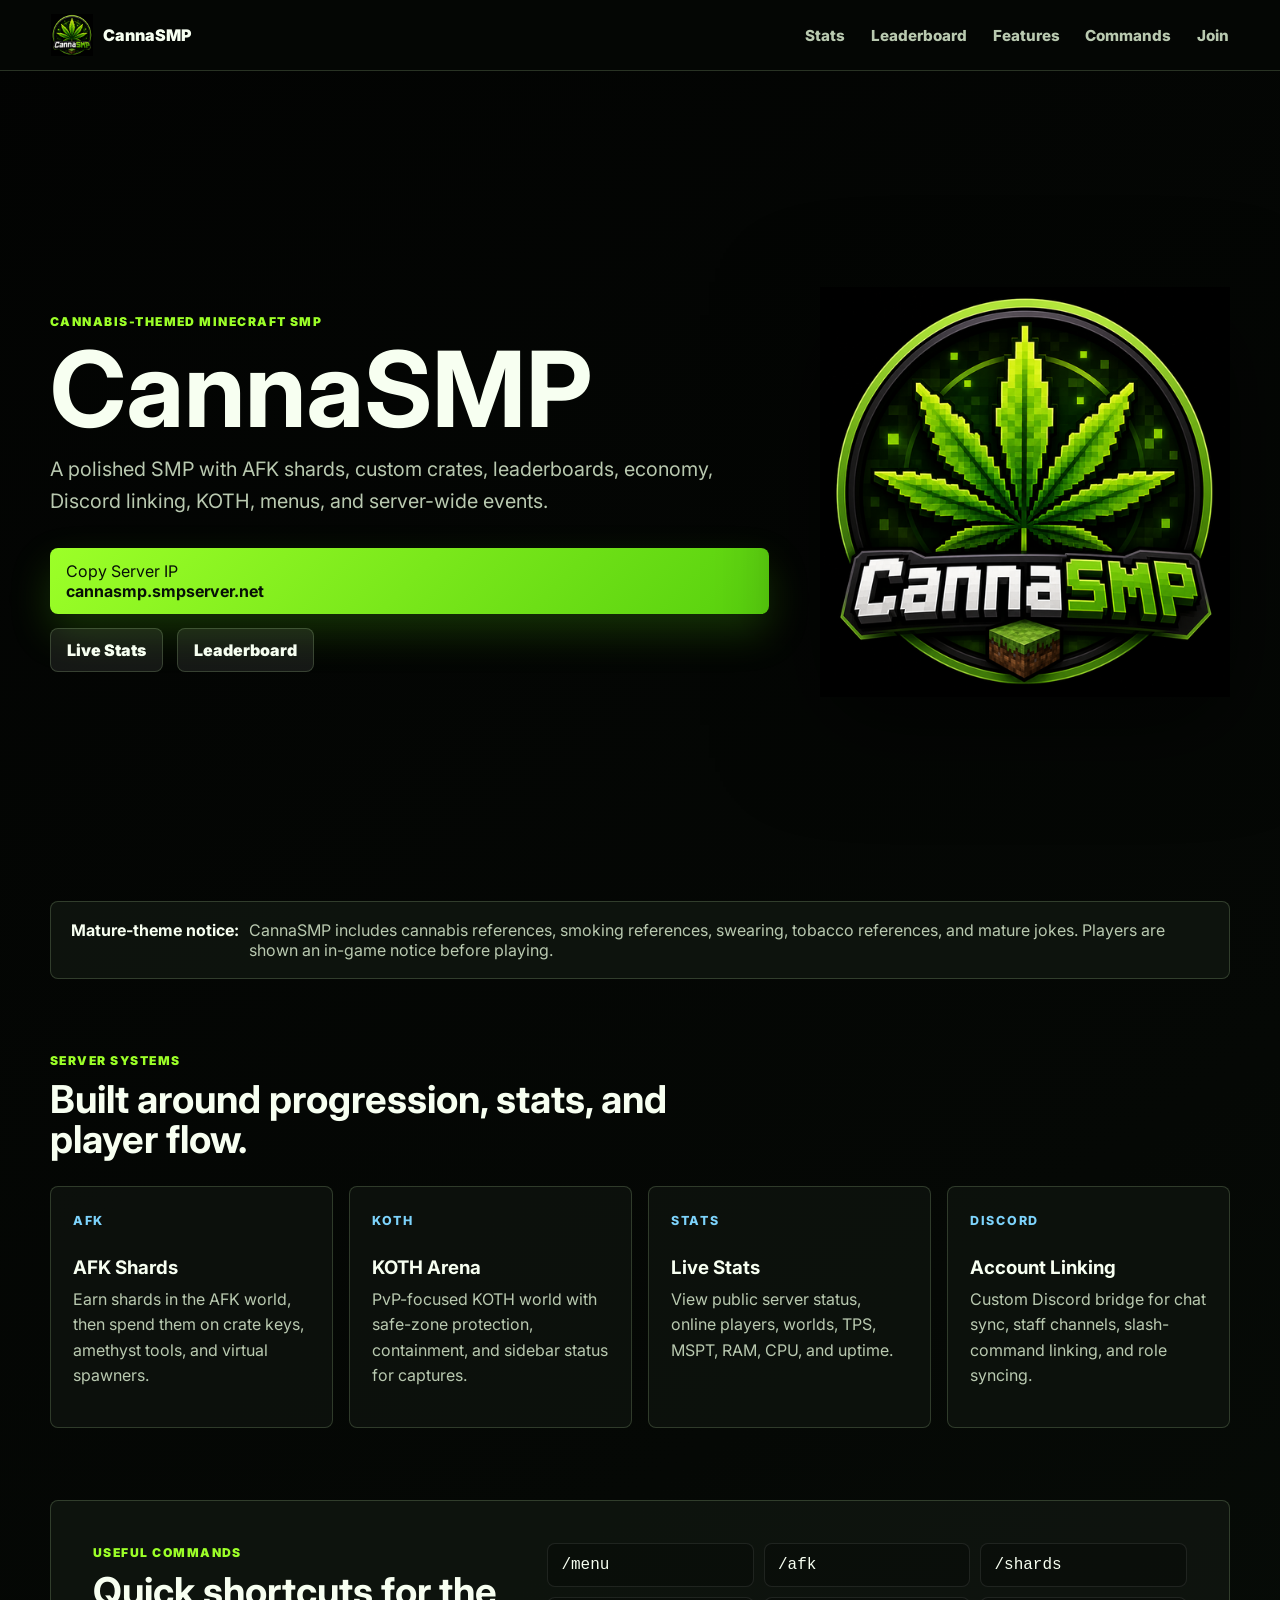
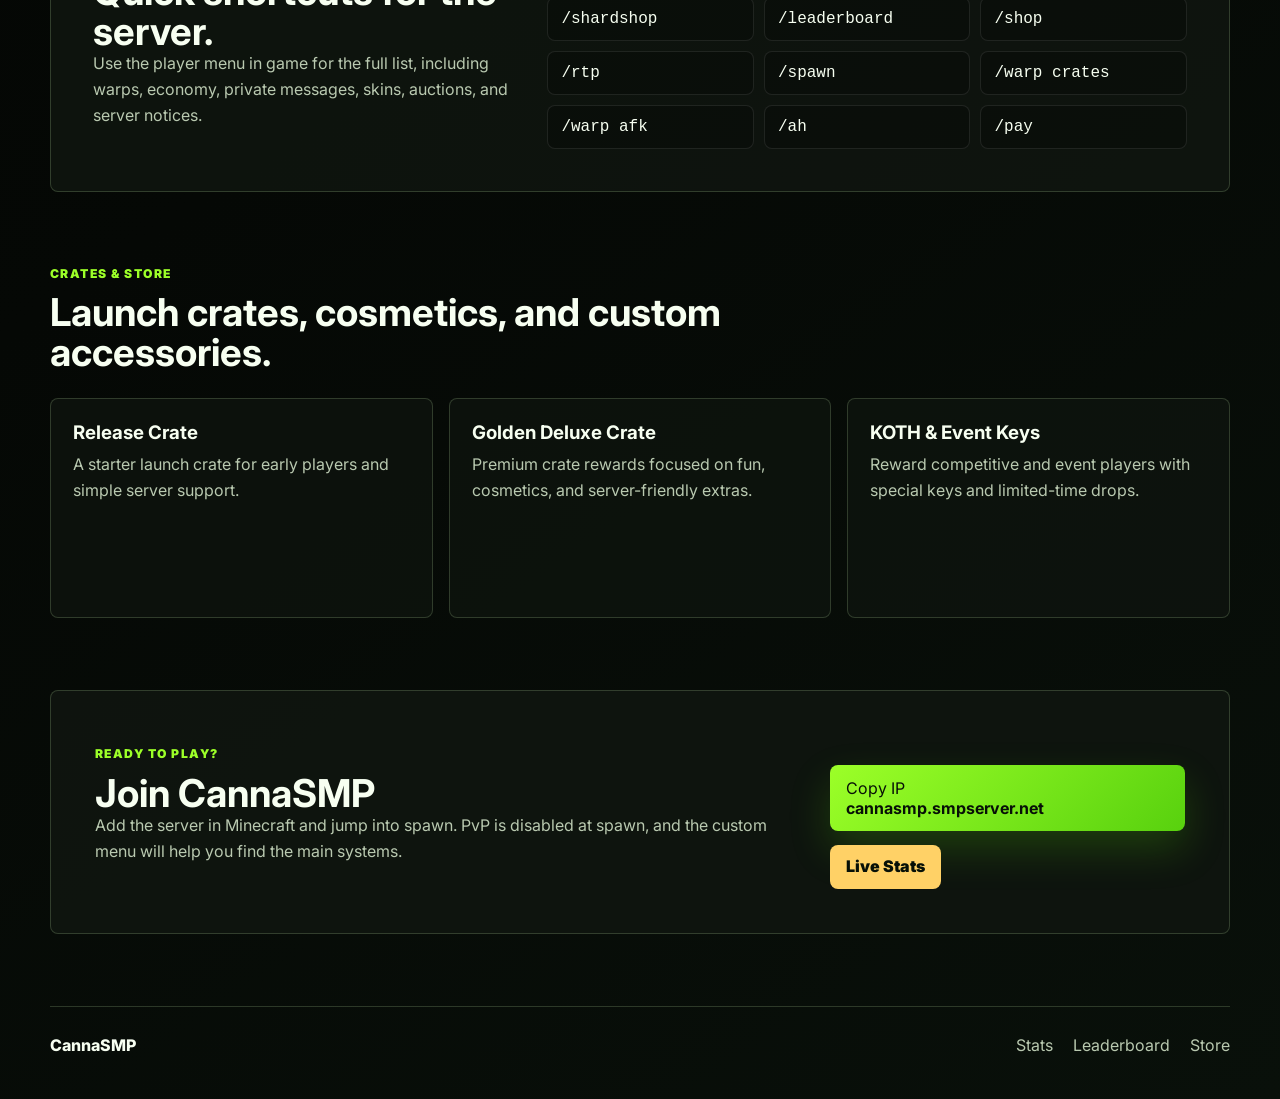
<file: index.html>
<!DOCTYPE html>
<html lang="en">
<head>
  <meta charset="UTF-8">
  <meta name="viewport" content="width=device-width, initial-scale=1.0">
  <meta name="description" content="CannaSMP is a cannabis-themed Minecraft SMP with AFK shards, crates, leaderboards, economy, Discord linking, and custom server systems.">
  <title>CannaSMP | Minecraft SMP Server</title>
  <link rel="preconnect" href="https://fonts.googleapis.com">
  <link rel="preconnect" href="https://fonts.gstatic.com" crossorigin>
  <link href="https://fonts.googleapis.com/css2?family=Inter:wght@400;600;700;800;900&display=swap" rel="stylesheet">
  <link rel="stylesheet" href="styles.css?v=20260628-pages1">
</head>
<body class="home-page">
  <header class="site-header">
    <a class="brand" href="./" aria-label="CannaSMP home">
      <img src="assets/cannasmp-logo.png" alt="CannaSMP logo">
      <span>CannaSMP</span>
    </a>
    <nav class="nav-links" aria-label="Primary navigation">
      <a href="stats/">Stats</a>
      <a href="leaderboard/">Leaderboard</a>
      <a href="#features">Features</a>
      <a href="#commands">Commands</a>
      <a href="#join">Join</a>
    </nav>
  </header>

  <main class="home-main">
    <section class="hero" id="home">
      <div class="hero-copy">
        <p class="eyebrow">Cannabis-themed Minecraft SMP</p>
        <h1>CannaSMP</h1>
        <p class="hero-text">A polished SMP with AFK shards, custom crates, leaderboards, economy, Discord linking, KOTH, menus, and server-wide events.</p>
        <div class="hero-actions">
          <button class="copy-ip home-copy" type="button" data-copy="cannasmp.smpserver.net">
            <span class="copy-label">Copy Server IP</span>
            <strong>cannasmp.smpserver.net</strong>
          </button>
          <a class="button secondary" href="stats/">Live Stats</a>
          <a class="button secondary" href="leaderboard/">Leaderboard</a>
        </div>
      </div>
      <div class="hero-logo" aria-hidden="true">
        <img src="assets/cannasmp-logo.png" alt="">
      </div>
    </section>

    <section class="notice" aria-label="Mature theme notice">
      <strong>Mature-theme notice:</strong>
      <span>CannaSMP includes cannabis references, smoking references, swearing, tobacco references, and mature jokes. Players are shown an in-game notice before playing.</span>
    </section>

    <section class="section" id="features">
      <div class="section-heading">
        <p class="eyebrow">Server Systems</p>
        <h2>Built around progression, stats, and player flow.</h2>
      </div>
      <div class="feature-grid">
        <article class="feature-card">
          <span>AFK</span>
          <h3>AFK Shards</h3>
          <p>Earn shards in the AFK world, then spend them on crate keys, amethyst tools, and virtual spawners.</p>
        </article>
        <article class="feature-card">
          <span>KOTH</span>
          <h3>KOTH Arena</h3>
          <p>PvP-focused KOTH world with safe-zone protection, containment, and sidebar status for captures.</p>
        </article>
        <article class="feature-card">
          <span>Stats</span>
          <h3>Live Stats</h3>
          <p>View public server status, online players, worlds, TPS, MSPT, RAM, CPU, and uptime.</p>
        </article>
        <article class="feature-card">
          <span>Discord</span>
          <h3>Account Linking</h3>
          <p>Custom Discord bridge for chat sync, staff channels, slash-command linking, and role syncing.</p>
        </article>
      </div>
    </section>

    <section class="split-section" id="commands">
      <div>
        <p class="eyebrow">Useful Commands</p>
        <h2>Quick shortcuts for the server.</h2>
        <p>Use the player menu in game for the full list, including warps, economy, private messages, skins, auctions, and server notices.</p>
      </div>
      <div class="command-list" aria-label="Common server commands">
        <code>/menu</code>
        <code>/afk</code>
        <code>/shards</code>
        <code>/shardshop</code>
        <code>/leaderboard</code>
        <code>/shop</code>
        <code>/rtp</code>
        <code>/spawn</code>
        <code>/warp crates</code>
        <code>/warp afk</code>
        <code>/ah</code>
        <code>/pay</code>
      </div>
    </section>

    <section class="section" id="crates">
      <div class="section-heading">
        <p class="eyebrow">Crates & Store</p>
        <h2>Launch crates, cosmetics, and custom accessories.</h2>
      </div>
      <div class="crate-row">
        <article>
          <h3>Release Crate</h3>
          <p>A starter launch crate for early players and simple server support.</p>
        </article>
        <article>
          <h3>Golden Deluxe Crate</h3>
          <p>Premium crate rewards focused on fun, cosmetics, and server-friendly extras.</p>
        </article>
        <article>
          <h3>KOTH & Event Keys</h3>
          <p>Reward competitive and event players with special keys and limited-time drops.</p>
        </article>
      </div>
    </section>

    <section class="join-panel" id="join">
      <div>
        <p class="eyebrow">Ready to play?</p>
        <h2>Join CannaSMP</h2>
        <p>Add the server in Minecraft and jump into spawn. PvP is disabled at spawn, and the custom menu will help you find the main systems.</p>
      </div>
      <div class="join-actions">
        <button class="copy-ip home-copy large" type="button" data-copy="cannasmp.smpserver.net">
          <span class="copy-label">Copy IP</span>
          <strong>cannasmp.smpserver.net</strong>
        </button>
        <a class="button" href="stats/">Live Stats</a>
      </div>
    </section>
  </main>

  <footer class="site-footer">
    <span>CannaSMP</span>
    <a href="stats/">Stats</a>
    <a href="leaderboard/">Leaderboard</a>
    <a href="https://cannasmp.tebex.io">Store</a>
  </footer>

  <script src="app.js?v=20260628-pages1"></script>
</body>
</html>
</file>
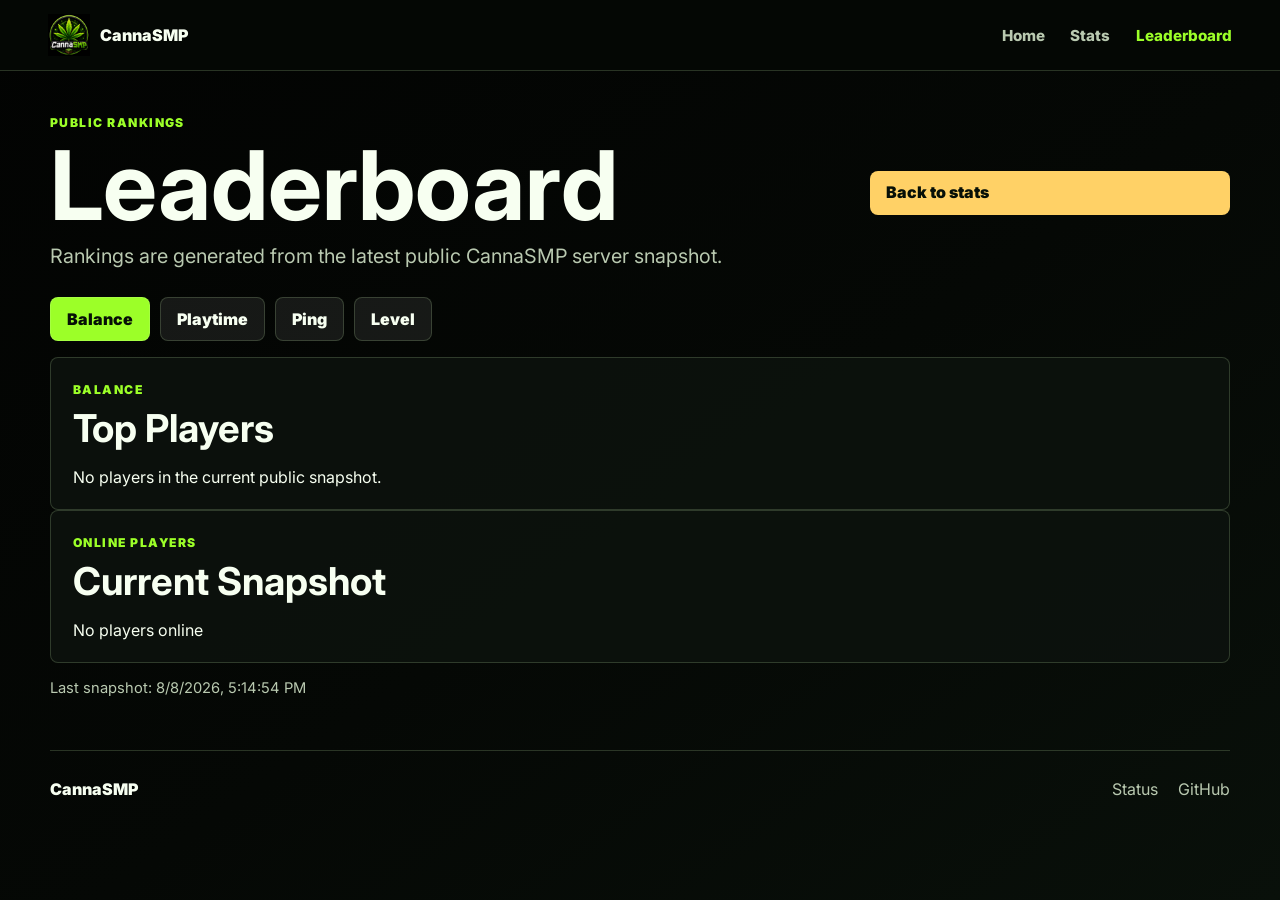
<file: leaderboard/index.html>
<!DOCTYPE html>
<html lang="en">
<head>
  <meta charset="UTF-8">
  <meta name="viewport" content="width=device-width, initial-scale=1.0">
  <meta name="description" content="CannaSMP public leaderboard and live player rankings.">
  <title>CannaSMP | Leaderboard</title>
  <link rel="preconnect" href="https://fonts.googleapis.com">
  <link rel="preconnect" href="https://fonts.gstatic.com" crossorigin>
  <link href="https://fonts.googleapis.com/css2?family=Inter:wght@400;600;700;800;900&display=swap" rel="stylesheet">
  <link rel="stylesheet" href="../styles.css?v=20260628-pages1">
</head>
<body class="portal-page">
  <header class="topbar">
      <a class="brand" href="../" aria-label="CannaSMP home">
      <img src="../assets/cannasmp-logo.png" alt="CannaSMP logo">
      <span>CannaSMP</span>
    </a>
    <nav class="nav-links" aria-label="Primary navigation">
      <a href="../">Home</a>
      <a href="../stats/">Stats</a>
      <a class="is-active" href="./">Leaderboard</a>
    </nav>
  </header>

  <main class="shell">
    <section class="dashboard-hero compact">
      <div>
        <p class="eyebrow">Public Rankings</p>
        <h1>Leaderboard</h1>
        <p class="hero-text">Rankings are generated from the latest public CannaSMP server snapshot.</p>
      </div>
      <a class="button" href="../stats/">Back to stats</a>
    </section>

    <section class="leaderboard-tabs" data-leaderboard-tabs>
      <button type="button" class="is-active" data-board="balance">Balance</button>
      <button type="button" data-board="playtime">Playtime</button>
      <button type="button" data-board="ping">Ping</button>
      <button type="button" data-board="level">Level</button>
    </section>

    <section class="panel">
      <div class="panel-heading">
        <div>
          <p class="eyebrow" data-board-label>Balance</p>
          <h2>Top Players</h2>
        </div>
      </div>
      <div class="leaderboard-list" data-leaderboard-list>
        <span>Waiting for server snapshot.</span>
      </div>
    </section>

    <section class="panel">
      <div class="panel-heading">
        <div>
          <p class="eyebrow">Online Players</p>
          <h2>Current Snapshot</h2>
        </div>
      </div>
      <div class="player-table" data-status-player-list>
        <span>Waiting for server snapshot.</span>
      </div>
    </section>

    <p class="snapshot-note" data-status-updated>No live snapshot has been published yet.</p>
  </main>

  <footer class="footer">
    <span>CannaSMP</span>
    <a href="../">Status</a>
    <a href="https://github.com/CannaSMP">GitHub</a>
  </footer>

  <script src="../app.js?v=20260628-pages1"></script>
</body>
</html>
</file>
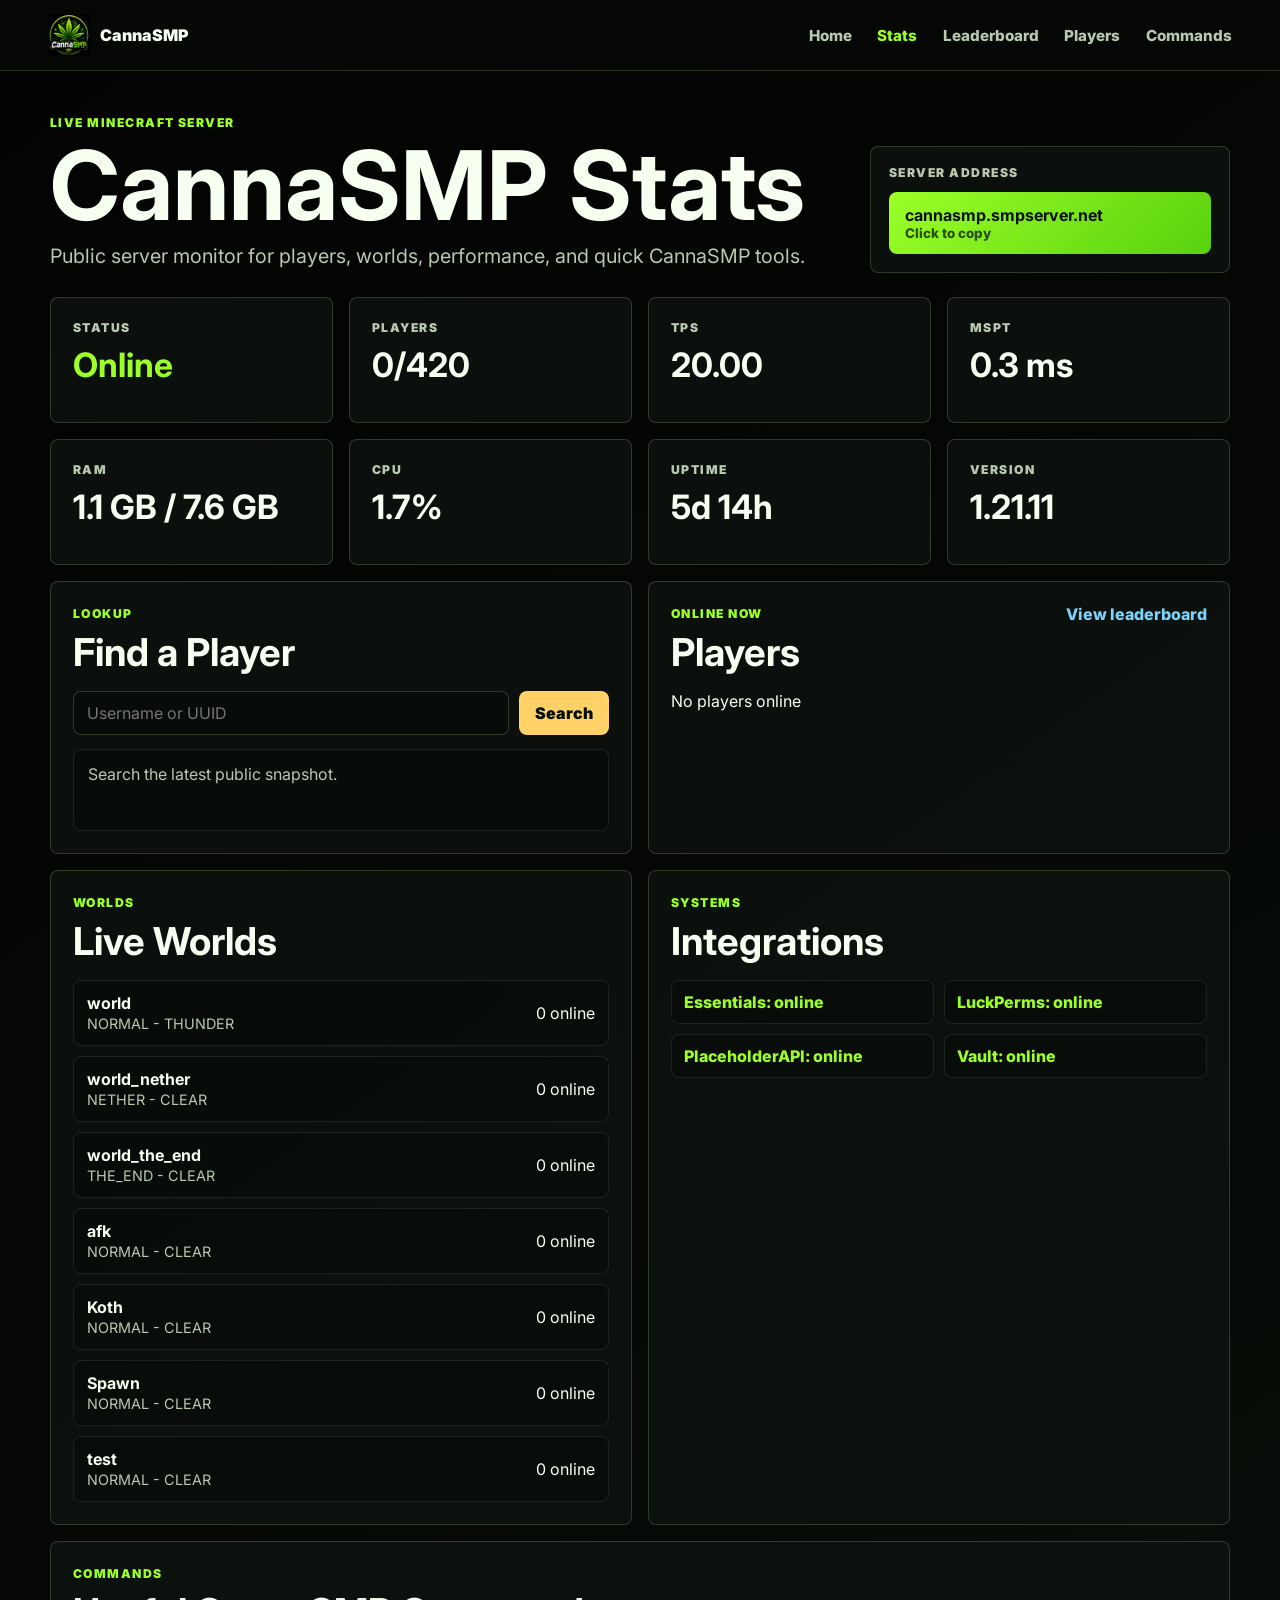
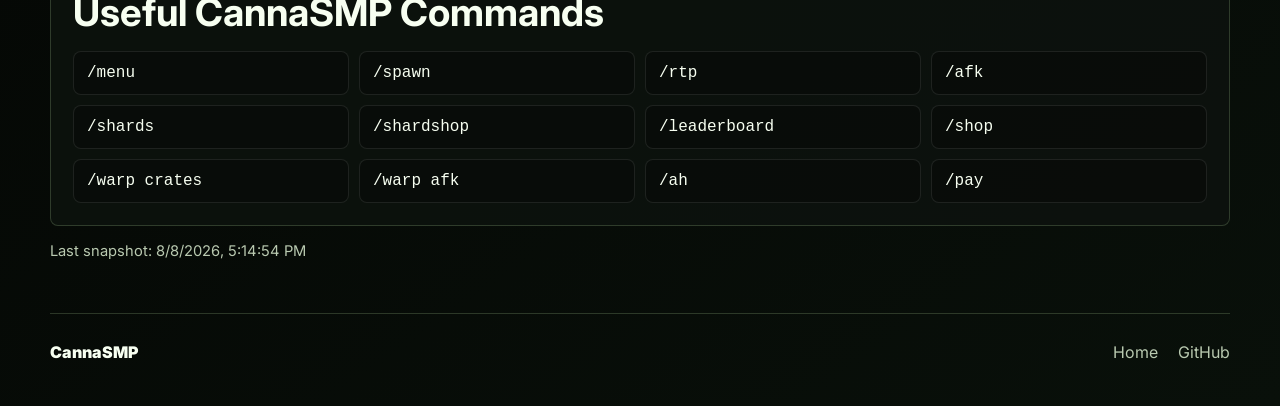
<file: stats/index.html>
<!DOCTYPE html>
<html lang="en">
<head>
  <meta charset="UTF-8">
  <meta name="viewport" content="width=device-width, initial-scale=1.0">
  <meta name="description" content="CannaSMP live Minecraft server status, player lookup, commands, and public stats.">
  <title>CannaSMP | Server Stats</title>
  <link rel="preconnect" href="https://fonts.googleapis.com">
  <link rel="preconnect" href="https://fonts.gstatic.com" crossorigin>
  <link href="https://fonts.googleapis.com/css2?family=Inter:wght@400;600;700;800;900&display=swap" rel="stylesheet">
  <link rel="stylesheet" href="../styles.css?v=20260628-pages1">
</head>
<body class="portal-page">
  <header class="topbar">
    <a class="brand" href="../" aria-label="CannaSMP home">
      <img src="../assets/cannasmp-logo.png" alt="CannaSMP logo">
      <span>CannaSMP</span>
    </a>
    <nav class="nav-links" aria-label="Primary navigation">
      <a href="../">Home</a>
      <a class="is-active" href="./">Stats</a>
      <a href="../leaderboard/">Leaderboard</a>
      <a href="#players">Players</a>
      <a href="#commands">Commands</a>
    </nav>
  </header>

  <main class="shell">
    <section class="dashboard-hero">
      <div>
        <p class="eyebrow">Live Minecraft Server</p>
        <h1>CannaSMP Stats</h1>
        <p class="hero-text">Public server monitor for players, worlds, performance, and quick CannaSMP tools.</p>
      </div>
      <div class="join-box">
        <span>Server Address</span>
        <button class="copy-ip" type="button" data-copy="cannasmp.smpserver.net">
          <strong>cannasmp.smpserver.net</strong>
          <small class="copy-label">Click to copy</small>
        </button>
      </div>
    </section>

    <section class="status-grid" data-live-status>
      <article class="metric-card status-card">
        <span>Status</span>
        <strong data-status-online>Loading</strong>
      </article>
      <article class="metric-card">
        <span>Players</span>
        <strong data-status-players>--</strong>
      </article>
      <article class="metric-card">
        <span>TPS</span>
        <strong data-status-tps>--</strong>
      </article>
      <article class="metric-card">
        <span>MSPT</span>
        <strong data-status-mspt>--</strong>
      </article>
      <article class="metric-card">
        <span>RAM</span>
        <strong data-status-ram>--</strong>
      </article>
      <article class="metric-card">
        <span>CPU</span>
        <strong data-status-cpu>--</strong>
      </article>
      <article class="metric-card">
        <span>Uptime</span>
        <strong data-status-uptime>--</strong>
      </article>
      <article class="metric-card">
        <span>Version</span>
        <strong data-status-version>--</strong>
      </article>
    </section>

    <section class="two-column" id="players">
      <article class="panel">
        <div class="panel-heading">
          <div>
            <p class="eyebrow">Lookup</p>
            <h2>Find a Player</h2>
          </div>
        </div>
        <form class="lookup-form" data-player-search>
          <input type="search" name="player" placeholder="Username or UUID" autocomplete="off">
          <button type="submit">Search</button>
        </form>
        <div class="lookup-result" data-player-result>
          Search the latest public snapshot.
        </div>
      </article>

      <article class="panel">
        <div class="panel-heading">
          <div>
            <p class="eyebrow">Online Now</p>
            <h2>Players</h2>
          </div>
          <a class="text-link" href="../leaderboard/">View leaderboard</a>
        </div>
        <div class="player-table" data-status-player-list>
          <span>Waiting for server snapshot.</span>
        </div>
      </article>
    </section>

    <section class="two-column">
      <article class="panel">
        <div class="panel-heading">
          <div>
            <p class="eyebrow">Worlds</p>
            <h2>Live Worlds</h2>
          </div>
        </div>
        <div class="world-table" data-status-worlds>
          <span>Waiting for server snapshot.</span>
        </div>
      </article>

      <article class="panel">
        <div class="panel-heading">
          <div>
            <p class="eyebrow">Systems</p>
            <h2>Integrations</h2>
          </div>
        </div>
        <div class="integration-list" data-status-integrations>
          <span>Waiting for server snapshot.</span>
        </div>
      </article>
    </section>

    <section class="panel" id="commands">
      <div class="panel-heading">
        <div>
          <p class="eyebrow">Commands</p>
          <h2>Useful CannaSMP Commands</h2>
        </div>
      </div>
      <div class="command-grid">
        <code>/menu</code>
        <code>/spawn</code>
        <code>/rtp</code>
        <code>/afk</code>
        <code>/shards</code>
        <code>/shardshop</code>
        <code>/leaderboard</code>
        <code>/shop</code>
        <code>/warp crates</code>
        <code>/warp afk</code>
        <code>/ah</code>
        <code>/pay</code>
      </div>
    </section>

    <p class="snapshot-note" data-status-updated>No live snapshot has been published yet.</p>
  </main>

  <footer class="footer">
    <span>CannaSMP</span>
    <a href="../">Home</a>
    <a href="https://github.com/CannaSMP">GitHub</a>
  </footer>

  <script src="../app.js?v=20260628-pages1"></script>
</body>
</html>
</file>
<file: styles.css>
:root {
  --bg: #050805;
  --panel: #0d130e;
  --panel-2: #111a12;
  --text: #f7fff1;
  --muted: #b9c9b0;
  --line: rgba(210, 255, 183, 0.18);
  --green: #9cff28;
  --green-2: #58d10e;
  --gold: #ffd166;
  --red: #ff7070;
  --blue: #7dd3fc;
}

* {
  box-sizing: border-box;
}

html {
  scroll-behavior: smooth;
}

body {
  margin: 0;
  min-height: 100vh;
  color: var(--text);
  background: linear-gradient(145deg, #020302 0%, var(--bg) 54%, #09100a 100%);
  font-family: Inter, Arial, sans-serif;
}

a {
  color: inherit;
  text-decoration: none;
}

button,
input {
  font: inherit;
}

.topbar {
  position: sticky;
  top: 0;
  z-index: 20;
  display: flex;
  align-items: center;
  justify-content: space-between;
  gap: 18px;
  padding: 14px clamp(16px, 4vw, 48px);
  border-bottom: 1px solid var(--line);
  background: rgba(5, 8, 5, 0.92);
  backdrop-filter: blur(16px);
}

.brand,
.nav-links,
.footer {
  display: flex;
  align-items: center;
}

.brand {
  gap: 10px;
  font-weight: 900;
}

.brand img {
  width: 42px;
  height: 42px;
  object-fit: contain;
}

.nav-links {
  gap: clamp(12px, 2vw, 28px);
  color: var(--muted);
  font-size: 0.95rem;
  font-weight: 800;
}

.nav-links a:hover,
.nav-links a.is-active {
  color: var(--green);
}

.shell {
  width: min(1180px, calc(100% - 32px));
  margin: 0 auto;
  padding: 42px 0 30px;
}

.dashboard-hero {
  display: grid;
  grid-template-columns: minmax(0, 1fr) minmax(260px, 360px);
  gap: 24px;
  align-items: end;
  margin-bottom: 24px;
}

.dashboard-hero.compact {
  align-items: center;
}

.eyebrow {
  margin: 0 0 10px;
  color: var(--green);
  font-size: 0.76rem;
  font-weight: 900;
  letter-spacing: 0.12em;
  text-transform: uppercase;
}

h1,
h2,
h3,
p {
  margin-top: 0;
}

h1 {
  margin-bottom: 12px;
  font-size: clamp(3rem, 8vw, 6rem);
  line-height: 0.9;
  letter-spacing: 0;
}

h2 {
  margin-bottom: 0;
  font-size: clamp(1.55rem, 3vw, 2.55rem);
  line-height: 1.03;
}

h3 {
  margin-bottom: 8px;
}

p {
  color: var(--muted);
  line-height: 1.6;
}

.hero-text {
  max-width: 760px;
  margin-bottom: 0;
  font-size: clamp(1rem, 1.8vw, 1.24rem);
}

.join-box,
.panel,
.metric-card {
  border: 1px solid var(--line);
  border-radius: 8px;
  background: rgba(13, 19, 14, 0.88);
}

.join-box {
  padding: 18px;
}

.join-box span,
.metric-card span {
  display: block;
  margin-bottom: 12px;
  color: var(--muted);
  font-size: 0.76rem;
  font-weight: 900;
  letter-spacing: 0.12em;
  text-transform: uppercase;
}

.copy-ip {
  width: 100%;
  min-height: 62px;
  display: flex;
  flex-direction: column;
  align-items: flex-start;
  justify-content: center;
  border: 0;
  border-radius: 8px;
  padding: 13px 16px;
  color: #071007;
  background: linear-gradient(135deg, var(--green), var(--green-2));
  cursor: pointer;
}

.copy-ip strong {
  max-width: 100%;
  overflow-wrap: anywhere;
  font-size: 1rem;
}

.copy-ip small {
  font-weight: 800;
  opacity: 0.72;
}

.button,
.lookup-form button,
.leaderboard-tabs button {
  min-height: 44px;
  border: 0;
  border-radius: 8px;
  padding: 11px 16px;
  color: #071007;
  background: var(--gold);
  font-weight: 900;
  cursor: pointer;
}

.status-grid {
  display: grid;
  grid-template-columns: repeat(4, minmax(0, 1fr));
  gap: 16px;
  margin-bottom: 16px;
}

.metric-card {
  min-height: 126px;
  padding: 22px;
}

.metric-card strong {
  display: block;
  color: var(--text);
  font-size: clamp(1.45rem, 3vw, 2.1rem);
  line-height: 1.08;
  overflow-wrap: anywhere;
}

.metric-card.is-online strong {
  color: var(--green);
}

.metric-card.is-offline strong {
  color: var(--red);
}

.two-column {
  display: grid;
  grid-template-columns: repeat(2, minmax(0, 1fr));
  gap: 16px;
  margin-bottom: 16px;
}

.panel {
  padding: 22px;
}

.panel-heading {
  display: flex;
  align-items: start;
  justify-content: space-between;
  gap: 16px;
  margin-bottom: 18px;
}

.text-link {
  color: var(--blue);
  font-weight: 800;
  white-space: nowrap;
}

.lookup-form {
  display: grid;
  grid-template-columns: minmax(0, 1fr) auto;
  gap: 10px;
  margin-bottom: 14px;
}

.lookup-form input {
  min-width: 0;
  min-height: 44px;
  border: 1px solid var(--line);
  border-radius: 8px;
  padding: 0 13px;
  color: var(--text);
  background: rgba(0, 0, 0, 0.22);
  outline: 0;
}

.lookup-result,
.player-row,
.world-row,
.integration-pill,
.leaderboard-row {
  border: 1px solid rgba(255, 255, 255, 0.09);
  border-radius: 8px;
  background: rgba(0, 0, 0, 0.23);
}

.lookup-result {
  min-height: 82px;
  padding: 14px;
  color: var(--muted);
}

.player-table,
.world-table,
.integration-list,
.leaderboard-list {
  display: grid;
  gap: 10px;
}

.player-row,
.world-row,
.leaderboard-row {
  display: grid;
  grid-template-columns: minmax(0, 1fr) auto;
  gap: 12px;
  align-items: center;
  padding: 12px 13px;
}

.player-row strong,
.world-row strong,
.leaderboard-row strong {
  display: block;
  overflow-wrap: anywhere;
}

.player-row span,
.world-row span,
.leaderboard-row span,
.lookup-result span {
  color: var(--muted);
  font-size: 0.9rem;
}

.player-rank,
.leaderboard-value {
  color: var(--green);
  font-weight: 900;
}

.integration-list {
  grid-template-columns: repeat(2, minmax(0, 1fr));
}

.integration-pill {
  padding: 11px 12px;
  color: var(--muted);
  font-weight: 800;
}

.integration-pill.is-on {
  color: var(--green);
}

.command-grid {
  display: grid;
  grid-template-columns: repeat(4, minmax(0, 1fr));
  gap: 10px;
}

code {
  display: block;
  min-width: 0;
  padding: 12px 13px;
  border: 1px solid rgba(255, 255, 255, 0.09);
  border-radius: 8px;
  color: var(--text);
  background: rgba(0, 0, 0, 0.24);
  font-family: Consolas, "Courier New", monospace;
  overflow-wrap: anywhere;
}

.snapshot-note {
  margin: 14px 0 0;
  color: var(--muted);
  font-size: 0.92rem;
}

.leaderboard-tabs {
  display: flex;
  flex-wrap: wrap;
  gap: 10px;
  margin-bottom: 16px;
}

.leaderboard-tabs button {
  color: var(--text);
  background: rgba(255, 255, 255, 0.08);
  border: 1px solid var(--line);
}

.leaderboard-tabs button.is-active {
  color: #071007;
  background: var(--green);
}

.leaderboard-row {
  grid-template-columns: 48px minmax(0, 1fr) auto;
}

.leaderboard-place {
  color: var(--gold);
  font-weight: 900;
}

.footer {
  width: min(1180px, calc(100% - 32px));
  margin: 20px auto 0;
  padding: 28px 0 44px;
  gap: 20px;
  color: var(--muted);
  border-top: 1px solid var(--line);
}

.footer span {
  margin-right: auto;
  color: var(--text);
  font-weight: 900;
}

@media (max-width: 860px) {
  .topbar {
    align-items: flex-start;
    flex-direction: column;
  }

  .nav-links {
    width: 100%;
    overflow-x: auto;
    padding-bottom: 4px;
  }

  .dashboard-hero,
  .two-column {
    grid-template-columns: 1fr;
  }

  .status-grid,
  .command-grid {
    grid-template-columns: repeat(2, minmax(0, 1fr));
  }
}

@media (max-width: 560px) {
  .shell,
  .footer {
    width: min(100% - 24px, 1180px);
  }

  .status-grid,
  .command-grid,
  .integration-list {
    grid-template-columns: 1fr;
  }

  .lookup-form {
    grid-template-columns: 1fr;
  }

  .footer {
    align-items: flex-start;
    flex-direction: column;
  }

  .footer span {
    margin-right: 0;
  }
}

.site-header {
  position: sticky;
  top: 0;
  z-index: 20;
  display: flex;
  align-items: center;
  justify-content: space-between;
  gap: 24px;
  padding: 14px clamp(18px, 4vw, 56px);
  background: rgba(5, 8, 5, 0.86);
  border-bottom: 1px solid var(--line);
  backdrop-filter: blur(16px);
}

.home-main {
  width: min(1180px, calc(100% - 32px));
  margin: 0 auto;
}

.hero {
  min-height: calc(100vh - 70px);
  display: grid;
  grid-template-columns: minmax(0, 1fr) minmax(300px, 410px);
  align-items: center;
  gap: clamp(24px, 4vw, 56px);
  padding: 54px 0 42px;
}

.home-page h1 {
  margin-bottom: 18px;
  font-size: clamp(3.8rem, 8.2vw, 7.25rem);
}

.hero-actions,
.join-actions {
  display: flex;
  flex-wrap: wrap;
  gap: 14px;
  margin-top: 30px;
}

.button.secondary {
  color: var(--text);
  background: rgba(255, 255, 255, 0.08);
  border: 1px solid var(--line);
}

.home-copy {
  min-width: min(100%, 290px);
  box-shadow: 0 18px 40px rgba(88, 209, 14, 0.22);
}

.home-copy.large {
  min-width: min(100%, 330px);
}

.hero-logo {
  display: grid;
  place-items: center;
}

.hero-logo img {
  width: min(100%, 410px);
  filter: drop-shadow(0 28px 50px rgba(0, 0, 0, 0.62));
}

.notice,
.split-section,
.join-panel {
  border: 1px solid var(--line);
  border-radius: 8px;
  background: rgba(16, 22, 16, 0.82);
}

.notice {
  display: flex;
  gap: 10px;
  padding: 18px 20px;
  color: var(--muted);
}

.notice strong {
  flex: 0 0 auto;
  color: var(--text);
}

.section,
.split-section,
.join-panel {
  margin: 72px 0;
}

.section-heading {
  max-width: 720px;
  margin-bottom: 26px;
}

.feature-grid,
.crate-row {
  display: grid;
  grid-template-columns: repeat(4, minmax(0, 1fr));
  gap: 16px;
}

.feature-card,
.crate-row article {
  min-height: 220px;
  padding: 22px;
  border: 1px solid var(--line);
  border-radius: 8px;
  background: rgba(16, 22, 16, 0.72);
}

.feature-card span {
  display: inline-flex;
  margin-bottom: 28px;
  color: var(--blue);
  font-weight: 800;
  font-size: 0.78rem;
  text-transform: uppercase;
  letter-spacing: 0.14em;
}

.split-section {
  display: grid;
  grid-template-columns: minmax(0, 0.8fr) minmax(260px, 1.2fr);
  gap: 28px;
  padding: clamp(24px, 5vw, 42px);
}

.command-list {
  display: grid;
  grid-template-columns: repeat(3, minmax(0, 1fr));
  gap: 10px;
}

.crate-row {
  grid-template-columns: repeat(3, minmax(0, 1fr));
}

.join-panel {
  display: grid;
  grid-template-columns: minmax(0, 1fr) auto;
  align-items: center;
  gap: 24px;
  padding: clamp(24px, 5vw, 44px);
}

.site-footer {
  width: min(1180px, calc(100% - 32px));
  margin: 20px auto 0;
  padding: 28px 0 44px;
  display: flex;
  gap: 20px;
  color: var(--muted);
  border-top: 1px solid var(--line);
}

.site-footer span {
  margin-right: auto;
  color: var(--text);
  font-weight: 800;
}

@media (max-width: 860px) {
  .site-header {
    align-items: flex-start;
    flex-direction: column;
  }

  .hero,
  .split-section,
  .join-panel {
    grid-template-columns: 1fr;
  }

  .hero {
    min-height: auto;
    padding-top: 42px;
  }

  .hero-logo {
    order: -1;
  }

  .hero-logo img {
    width: min(68vw, 320px);
  }

  .feature-grid,
  .crate-row {
    grid-template-columns: repeat(2, minmax(0, 1fr));
  }

  .command-list {
    grid-template-columns: repeat(2, minmax(0, 1fr));
  }

  .notice {
    flex-direction: column;
  }
}

@media (max-width: 560px) {
  .home-main,
  .site-footer {
    width: min(100% - 24px, 1180px);
  }

  .feature-grid,
  .crate-row,
  .command-list {
    grid-template-columns: 1fr;
  }

  .feature-card,
  .crate-row article {
    min-height: auto;
  }

  .hero-actions,
  .join-actions,
  .site-footer {
    flex-direction: column;
  }

  .button,
  .home-copy {
    width: 100%;
  }
}
</file>
